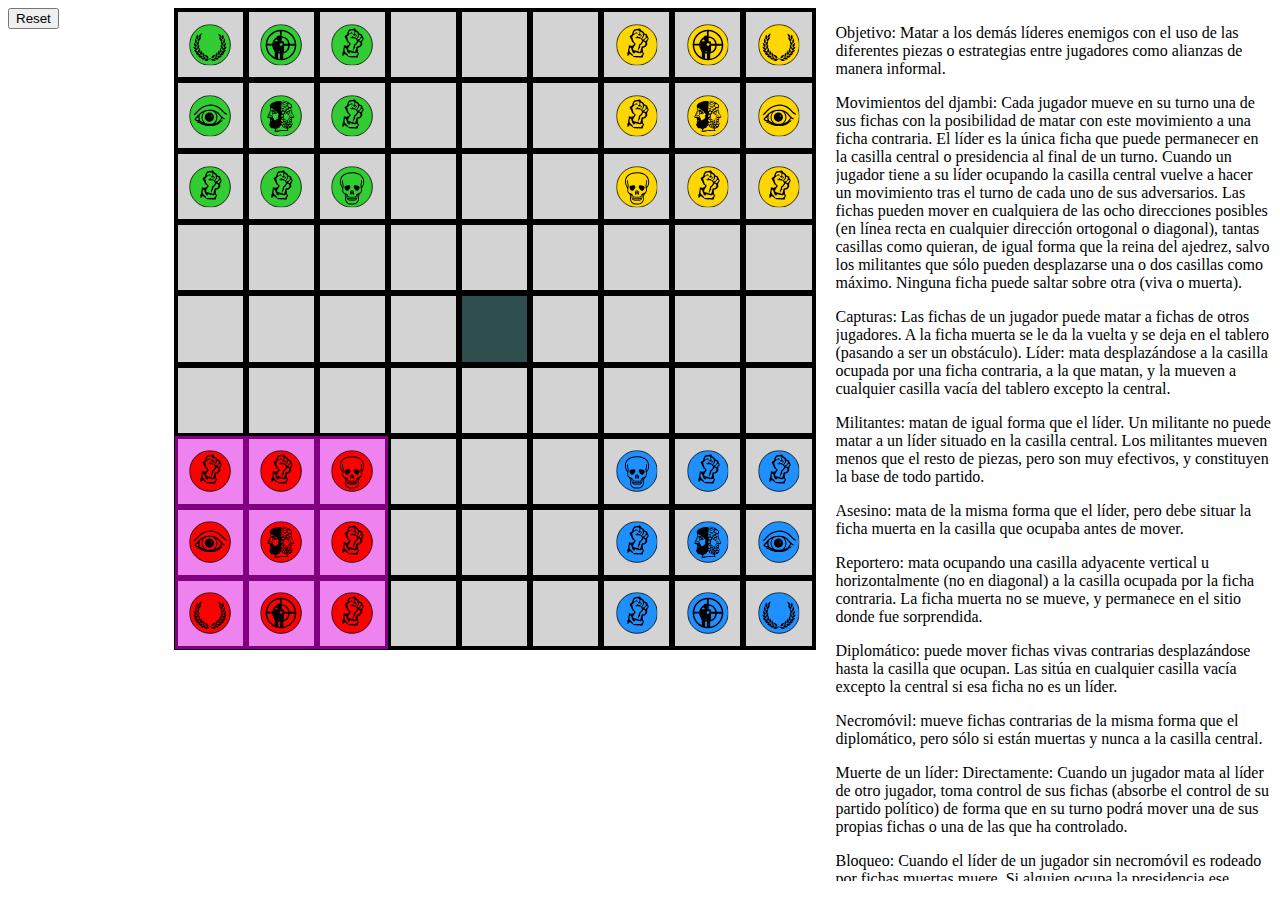
<file: PIA/index.html>
<!DOCTYPE html>
<html>
    <head>
        <meta charset="utf-8">
        <meta name="viewport" content="width=device-width, initial-scale=1.0, maximum-scale=1.0, user-scalable=0">
        <link href="stylesheet.css" rel="stylesheet">
        
        <title>Djambi</title>
    </head>
    <body>
        <div id="buttons">
            <button onclick="start();">Reset</button>
        </div>

        <div id="board"></div>

        <div id="rules">
            <p>Objetivo:
                Matar a los demás líderes enemigos con el uso de las diferentes piezas o estrategias entre jugadores como alianzas de manera informal.</p>
            <p>Movimientos del djambi:
                Cada jugador mueve en su turno una de sus fichas con la posibilidad de matar con este movimiento a una ficha contraria.
                El líder es la única ficha que puede permanecer en la casilla central o presidencia al final de un turno.
                Cuando un jugador tiene a su líder ocupando la casilla central vuelve a hacer un movimiento tras el turno de cada uno de sus adversarios.
                Las fichas pueden mover en cualquiera de las ocho direcciones posibles (en línea recta en cualquier dirección ortogonal o diagonal), tantas casillas como quieran, de igual forma que la reina del ajedrez, salvo los militantes que sólo pueden desplazarse una o dos casillas como máximo.
                Ninguna ficha puede saltar sobre otra (viva o muerta).</p>
            <p>Capturas:
                Las fichas de un jugador puede matar a fichas de otros jugadores. A la ficha muerta se le da la vuelta y se deja en el tablero (pasando a ser un obstáculo).
                Líder: mata desplazándose a la casilla ocupada por una ficha contraria, a la que matan, y la mueven a cualquier casilla vacía del tablero excepto la central.</p>
            <p>Militantes: matan de igual forma que el líder. Un militante no puede matar a un líder situado en la casilla central. Los militantes mueven menos que el resto de piezas, pero son muy efectivos, y constituyen la base de todo partido.</p>
            <p>Asesino: mata de la misma forma que el líder, pero debe situar la ficha muerta en la casilla que ocupaba antes de mover. </p>
            <p>Reportero: mata ocupando una casilla adyacente vertical u horizontalmente (no en diagonal) a la casilla ocupada por la ficha contraria. La ficha muerta no se mueve, y permanece en el sitio donde fue sorprendida. </p>
            <p>Diplomático: puede mover fichas vivas contrarias desplazándose hasta la casilla que ocupan. Las sitúa en cualquier casilla vacía excepto la central si esa ficha no es un líder. </p>
            <p>Necromóvil: mueve fichas contrarias de la misma forma que el diplomático, pero sólo si están muertas y nunca a la casilla central. </p>
            <p>Muerte de un líder:
                Directamente: Cuando un jugador mata al líder de otro jugador, toma control de sus fichas (absorbe el control de su partido político) de forma que en su turno podrá mover una de sus propias fichas o una de las que ha controlado.</p>
            <p>Bloqueo: Cuando el líder de un jugador sin necromóvil es rodeado por fichas muertas muere. Si alguien ocupa la presidencia ese jugador tomara el control de las fichas del líder bloqueado o si nadie la ocupa el próximo en ocuparla tomara el control de las fichas.</p>
        </div>
        
        <script src="djambi.js"></script>
    </body>
</html>
</file>
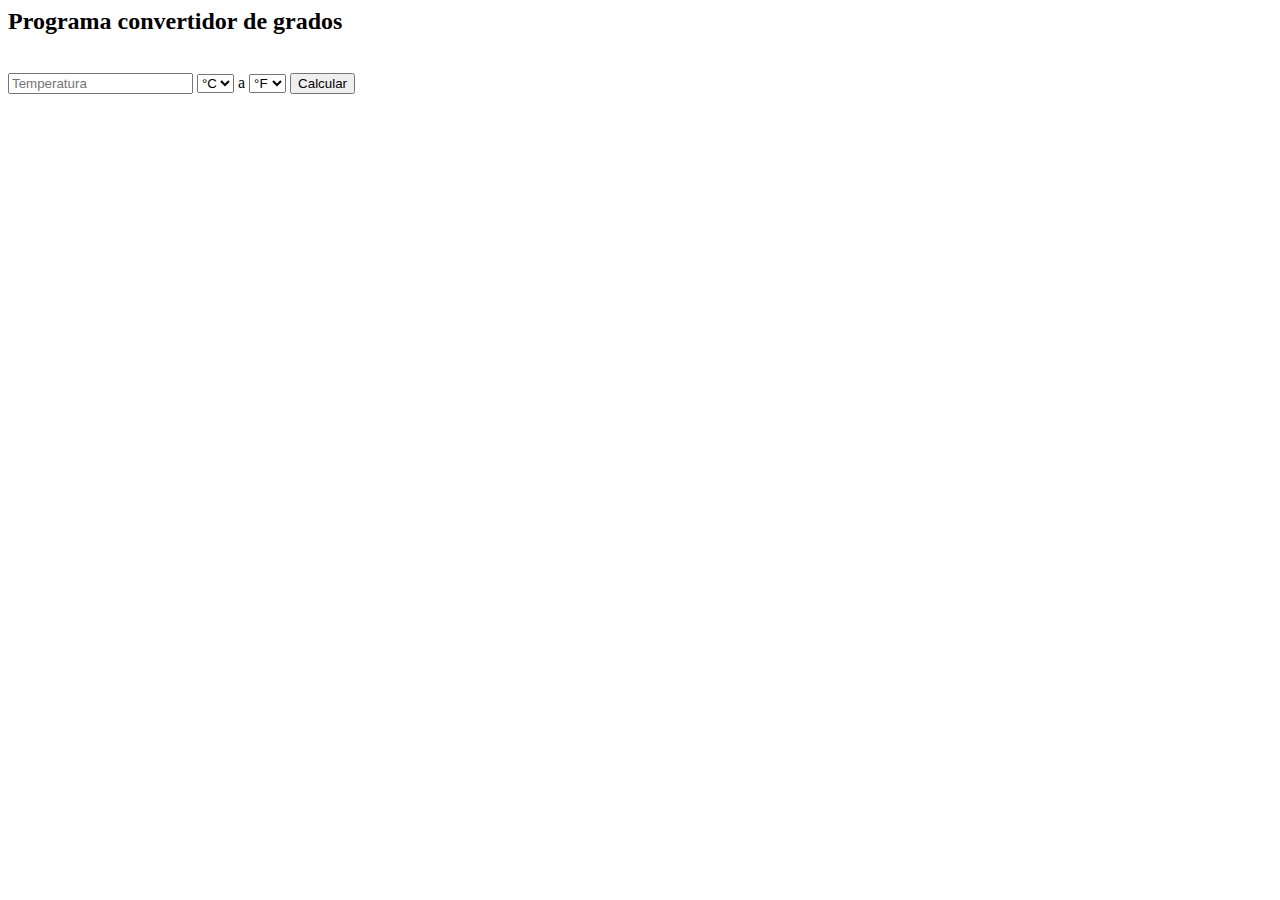
<file: Homework 3/Temperaturas.html>
<html>
<body>
<h2> Programa convertidor de grados </h2>
<br>

<form>
	<input id="temperature" type="text" placeholder="Temperatura">
	<select id="origin">
		<option value="1" selected>°C</option>
		<option value="2">°F</option>
		<option value="3">°K</option>
		<option value="4">°R</option>
	</select>
	
	<span> a </span>

	<select id="target">
		<option value="1" disabled>°C</option>
		<option value="2" selected>°F</option>
		<option value="3">°K</option>
		<option value="4">°R</option>
	</select>
	
	<button type="submit" onclick="event.preventDefault(); calculate();">Calcular</button>
</form>

<div id="result_box" style="display: none;">
	<strong>Resultado: </strong><span id="result"></span>
</div>

<div id="error" style="font-style: italic; display: none;"></div>

<script>
function calculate(){
		
	var t_field = document.getElementById('temperature');
	// Validate...
	
	var o_field = document.getElementById('origin');
	// Validate...
	
	var t_field = document.getElementById('target');
	// Validate...
	
	const CELSIUS = 1;
	const FARENHEIT = 2;
	const KELVIN = 3;
	const RANKINE = 4;
	// ...
	
	var temperature = t_field.value;
	var origin = o_field.value;
	var target = t_field.value;
	
	var result;
	
	if (origin == CELSIUS) {
		if (target == FARENHEIT) {
			// De celcius a FARENHEIT
			result =((temperature*9)/5)+32;
		}
		else if (target == KELVIN) {
			//De celcius a KELVIN
			result = temperature + 273.15
		}
		else{
		// de celcius a RANKINE
			result = ((temperature*9)/5)+491.67;
		}
		
	}
	else if (origin == FARENHEIT){
		if (target == CELSIUS){
			//DE FARENHEIT A CELSIUS
			result = ((5(temperature-32))/9; 
		}
		else if(target == KELVIN){
			//DE FARENHEIT A KELVIN
			result = (((5(temperature-32))/9)+273.15;
		}
		else {
			// DE FARENHEIT A RANKINE
			result = temperature + 459.67;
		}	
	}
	else if (origin == KELVIN){
		if (target == CELSIUS){
			//DE KELVIN A CELCIUS
			result = temperature - 273.15;
		}
		else if (target == FARENHEIT){
			// DE KELVIN A FARENHEIT
			result = ((9(temperature - 273.15 ))/5)+32;
		}		
		else { 
			//DE KELVIN A RANKINE
			result = ((9(temperature - 273.15 ))/5)+491.67;
		}
		
	}
	else{
		if(target==CELCIUS){
			//DE RANKINE A CELCIUS
			result = (5(temperature - 491.67))/9;
		}
		else if(target == FARENHEIT){
			//DE RANKINE A FARENHEIT
			result = temperature - 459.67;
		}
		else{
			//DE RANKINE A KELVIN
			result = ((5(temperature - 491.67))/9)+273.15;
		}
		
	}

	
	document.getElementById('result').value = result;
}
</script>
</body>
</html>
</file>
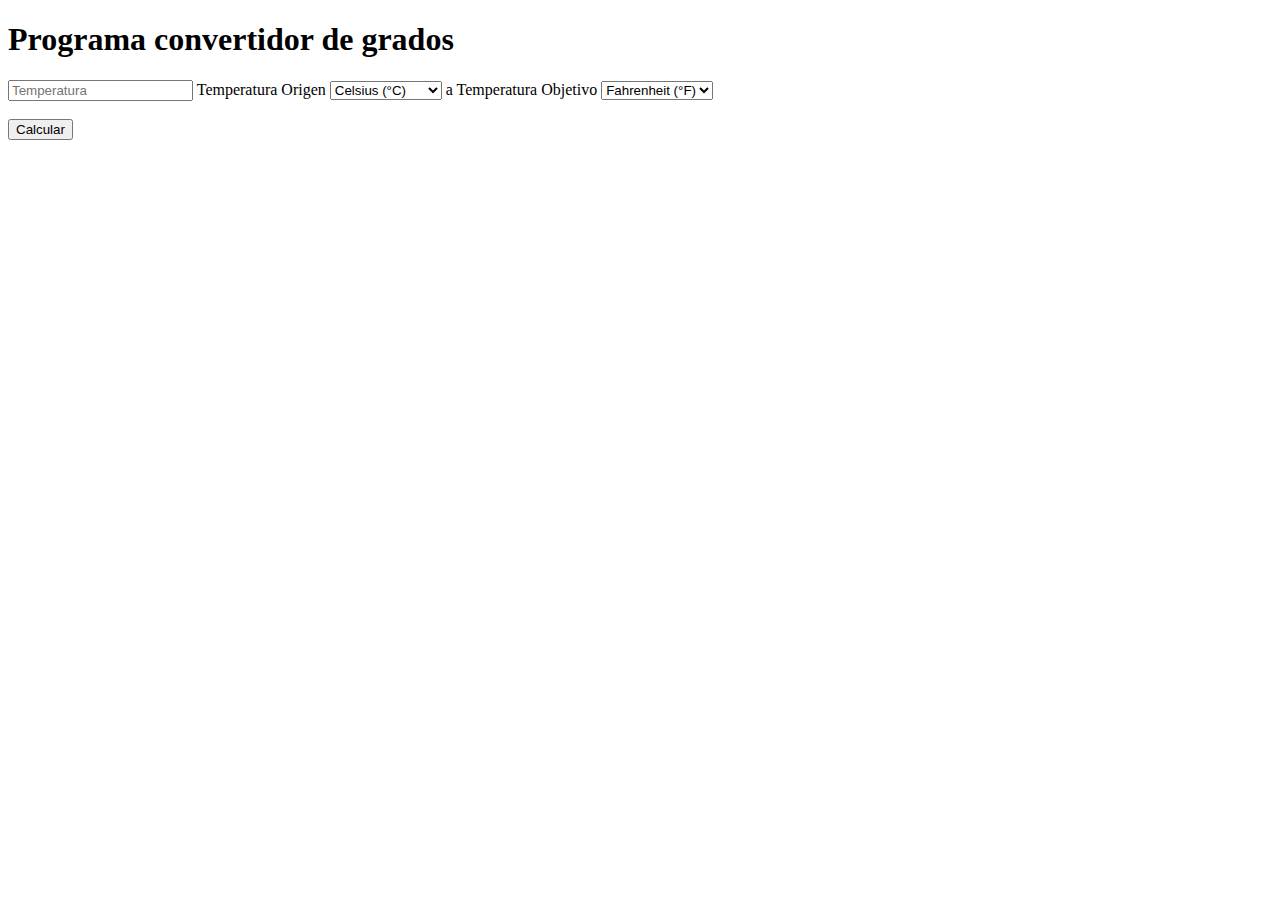
<file: Homework1/Temperaturas.html>
<!DOCTYPE html>
<html lang="en">
<head>
    <meta charset="UTF-8">
    <title>Tarea 3</title>
</head>
<body>
	<h1> Programa convertidor de grados</h1>

	<form>
		<input id="temperature" type="tel" placeholder="Temperatura">

        <label>
			Temperatura Origen
			<select id="origin">
				<option value="1" selected>Celsius (°C)</option>
				<option value="2">Fahrenheit (°F)</option>
				<option value="3">Kelvin (°K)</option>
				<option value="4">Rankine (°R)</option>
			</select>
		</label>

		<span> a </span>

		<label>
			Temperatura Objetivo
			<select id="target">
				<option value="1" >Celsius (°C)</option>
				<option value="2" selected>Fahrenheit (°F)</option>
				<option value="3">Kelvin (°K)</option>
				<option value="4">Rankine (°R)</option>
			</select>
		</label>

        <br>
        <br>

		<button type="submit" onclick="event.preventDefault(); calculate();">Calcular</button>
	</form>

	<div>
        <p id="result_box" style="display: none">
            <strong id="result_text"></strong>
            <span id="result"></span>
        </p>
        <p id="error" style="display: none; font-style: italic"></p>
    </div>

	<script>
	function invalidNumber(){
		document.getElementById('result_box').style.display = 'none';
		document.getElementById('error').textContent = 'Ingrese un numero valido';
		document.getElementById('error').style.display = 'block';
	}
	
	function calculate(){

        let temp_field = document.getElementById('temperature');
        // Validate...
		if (isNaN (temp_field.value)){
			invalidNumber ();
			return;
		}
		else
		{
		}

        let o_field = document.getElementById('origin');
        // Validate...

        let t_field = document.getElementById('target');
        // Validate...

		const CELSIUS = 1;
		const FAHRENHEIT = 2;
		const KELVIN = 3;
		const RANKINE = 4;

        let temperature = parseFloat(temp_field.value);
        let origin = parseInt(o_field.value);
        let target = parseInt(t_field.value);

        let result;

        switch (origin) {
            case CELSIUS:
                
				switch (target) {
                    case FAHRENHEIT:
                        result = (temperature * 1.8) + 32;
                        break;
                    case KELVIN:
                        result = temperature + 273.15;
                        break;
                    case RANKINE:
                        result = (temperature + 273.15) * 1.8;
                        break;
                    default:
                        // Target Error
                        console.log('Target Error');
                        return;
                }
                break;
            case FAHRENHEIT:
               
			   switch (target) {
                    case CELSIUS:
                        result = (temperature - 32) / 1.8;
                        break;
                    case KELVIN:
						result = ((temperature - 32) / 1.8) + 273.15;
                        break;
                    case RANKINE:
						result = temperature + 459.67;
                        break;
                    default:
                        // Target Error
                        return;
                }
                break;
            case KELVIN:
               
			   switch (target) {
                    case CELSIUS:
                        result = temperature - 273.15;
                        break;
                    case FAHRENHEIT:
						result = ((temperature - 273.15 ) * 1.8) + 32;
                        break;
                    case RANKINE:
						result = ((temperature - 273.15) * 1.8) + 491.67;
                        break;
                    default:
                        // Target Error
                        return;
                }
                break;
            case RANKINE:
               
			   switch (target) {
                    case CELSIUS:
						result = (temperature - 491.67) / 1.8;
                        break;
                    case FAHRENHEIT:
						result = temperature - 459.67;
                        break;
                    case KELVIN:
						result = ((temperature - 491.67) / 1.8) + 273.15;
                        break;
                    default:
                        // Target Error
                        return;
                }
                break;
            default:
                // Origin Error
                console.log('Origin error');
                return;
        }


		document.getElementById('result').textContent = result;
		//document.getElementById('result_text').textContent = temperature.toString() + ' °X to °Y';

        // Error shit
		document.getElementById('error').style.display = 'none';
		document.getElementById('result_box').style.display = 'block';
	}
	</script>
</body>
</html>
</file>
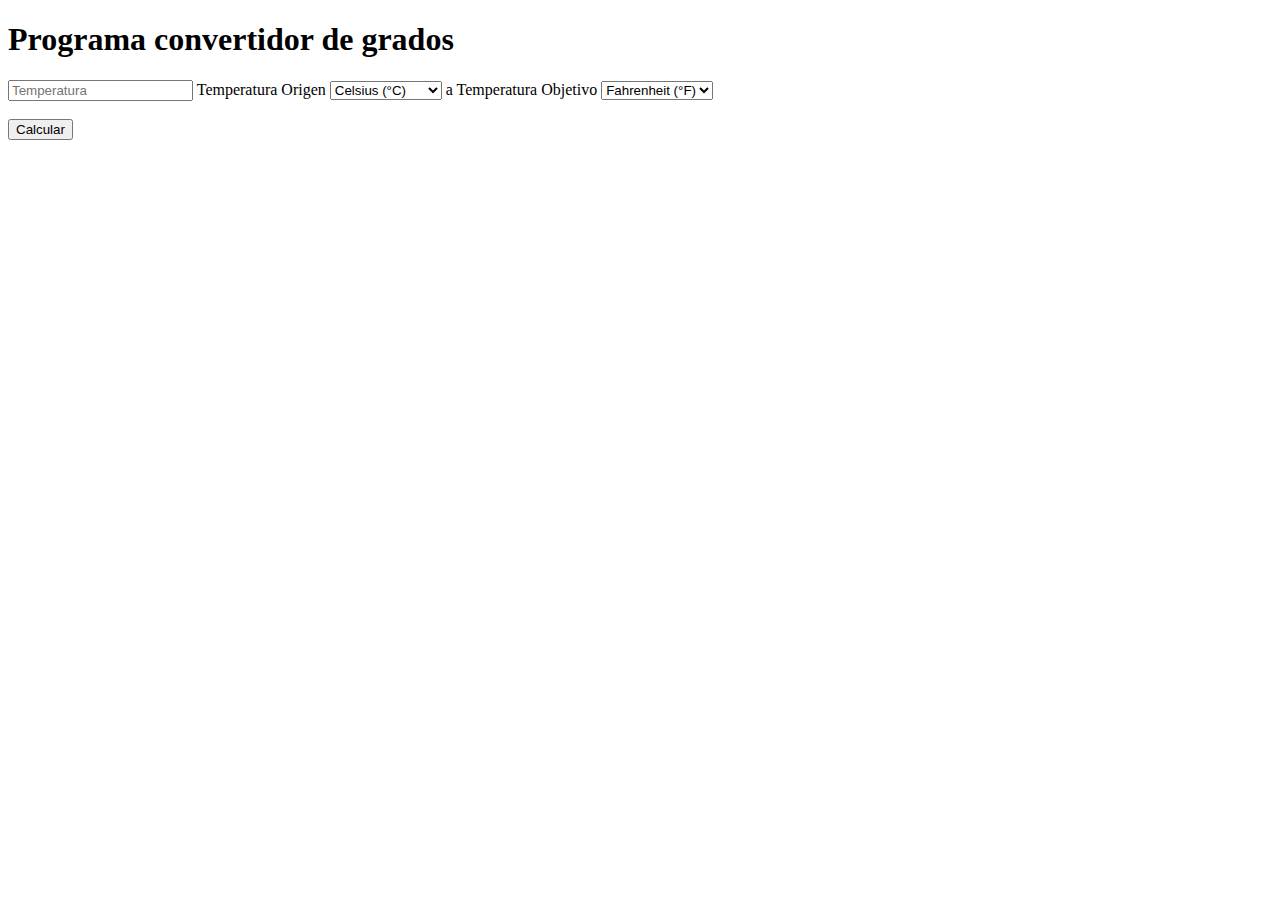
<file: Homework1/Temperature.html>
<!DOCTYPE html>
<html lang="en">
<head>
    <meta charset="UTF-8">
    <title>Tarea 3</title>
</head>
<body>
	<h1> Programa convertidor de grados</h1>

	<form>
		<input id="temperature" type="tel" placeholder="Temperatura">

        <label>
			Temperatura Origen
			<select id="origin">
				<option value="1" selected>Celsius (°C)</option>
				<option value="2">Fahrenheit (°F)</option>
				<option value="3">Kelvin (°K)</option>
				<option value="4">Rankine (°R)</option>
			</select>
		</label>

		<span> a </span>

		<label>
			Temperatura Objetivo
			<select id="target">
				<option value="1" >Celsius (°C)</option>
				<option value="2" selected>Fahrenheit (°F)</option>
				<option value="3">Kelvin (°K)</option>
				<option value="4">Rankine (°R)</option>
			</select>
		</label>

        <br>
        <br>

		<button type="submit" onclick="event.preventDefault(); calculate();">Calcular</button>
	</form>

	<div>
        <p id="result_box" style="display: none">
            <strong id="result_text"></strong>
            <span id="result"></span>
        </p>
        <p id="error" style="display: none; font-style: italic"></p>
    </div>

	<script>
	function invalidNumber(){
		document.getElementById('result_box').style.display = 'none';
		document.getElementById('error').textContent = 'Ingrese un numero valido';
		document.getElementById('error').style.display = 'block';
	}
	
	function calculate(){

        let temp_field = document.getElementById('temperature');
        // Validate...
		if (isNaN (temp_field.value)){
			invalidNumber ();
			return;
		}

        let o_field = document.getElementById('origin');
        // Validate...

        let t_field = document.getElementById('target');
        // Validate...

		const CELSIUS = 1;
		const FAHRENHEIT = 2;
		const KELVIN = 3;
		const RANKINE = 4;

        let temperature = parseFloat(temp_field.value);
        let origin = parseInt(o_field.value);
        let target = parseInt(t_field.value);

        let result;

        switch (origin) {
            case CELSIUS:
                
				switch (target) {
                    case FAHRENHEIT:
                        result = (temperature * 1.8) + 32;
                        break;
                    case KELVIN:
                        result = temperature + 273.15;
                        break;
                    case RANKINE:
                        result = (temperature + 273.15) * 1.8;
                        break;
                    default:
                        // Target Error
                        console.log('Target Error');
                        return;
                }
                break;
            case FAHRENHEIT:
               
			   switch (target) {
                    case CELSIUS:
                        result = (temperature - 32) / 1.8;
                        break;
                    case KELVIN:
						result = ((temperature - 32) / 1.8) + 273.15;
                        break;
                    case RANKINE:
						result = temperature + 459.67;
                        break;
                    default:
                        // Target Error
                        return;
                }
                break;
            case KELVIN:
               
			   switch (target) {
                    case CELSIUS:
                        result = temperature - 273.15;
                        break;
                    case FAHRENHEIT:
						result = ((temperature - 273.15 ) * 1.8) + 32;
                        break;
                    case RANKINE:
						result = ((temperature - 273.15) * 1.8) + 491.67;
                        break;
                    default:
                        // Target Error
                        return;
                }
                break;
            case RANKINE:
               
			   switch (target) {
                    case CELSIUS:
						result = (temperature - 491.67) / 1.8;
                        break;
                    case FAHRENHEIT:
						result = temperature - 459.67;
                        break;
                    case KELVIN:
						result = ((temperature - 491.67) / 1.8) + 273.15;
                        break;
                    default:
                        // Target Error
                        return;
                }
                break;
            default:
                // Origin Error
                console.log('Origin error');
                return;
        }


		document.getElementById('result').textContent = result;
		//document.getElementById('result_text').textContent = temperature.toString() + ' °X to °Y';

        // Error shit
		document.getElementById('error').style.display = 'none';
		document.getElementById('result_box').style.display = 'block';
	}
	</script>
</body>
</html>
</file>
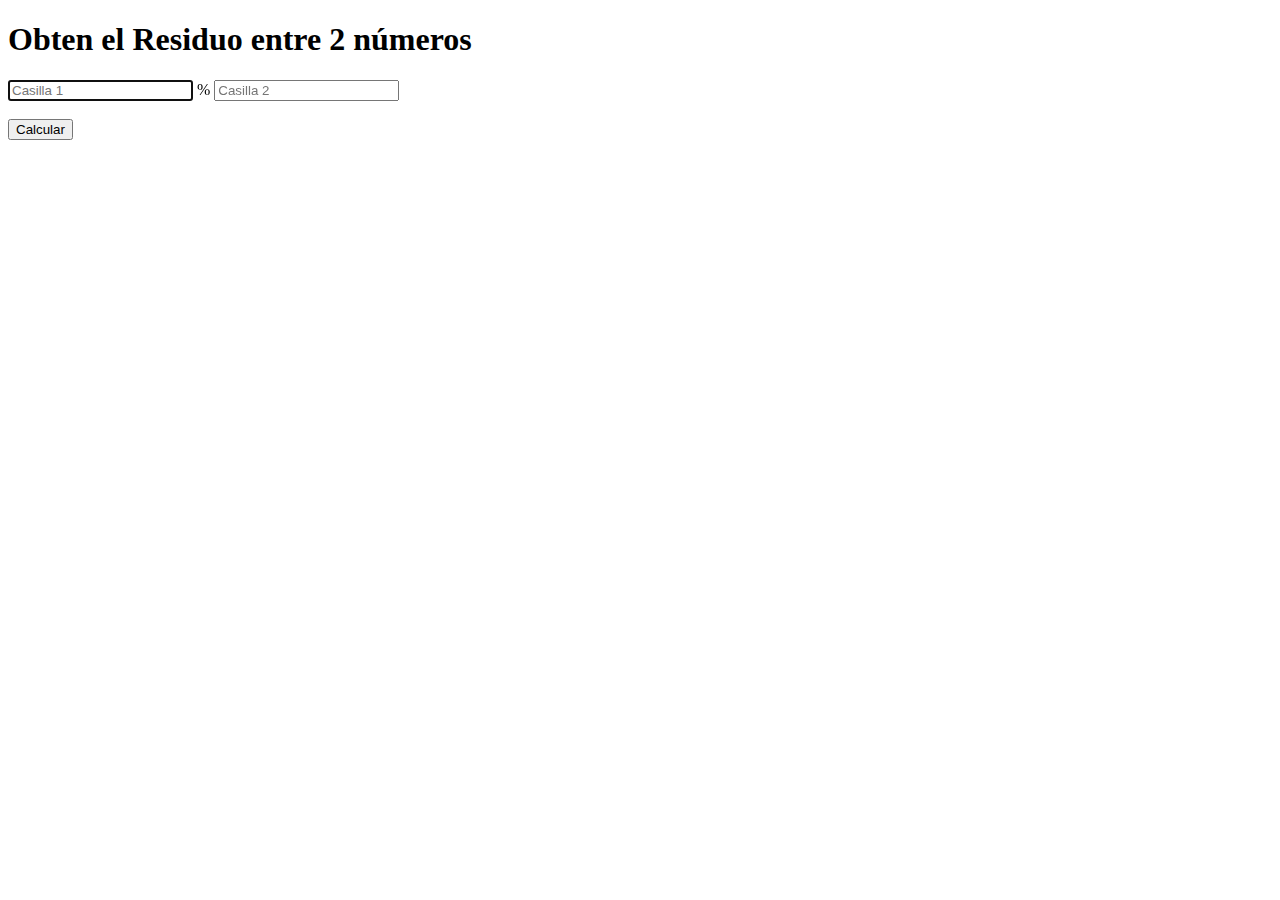
<file: Homework2/Residue.html>
<!DOCTYPE html>
<html lang="en">
<head>
    <meta charset="UTF-8">
    <title>Tarea 2</title>
</head>
<body>
    <h1>Obten el Residuo entre 2 números</h1>

    <form>
        <input id="number1" type="tel" placeholder="Casilla 1" autofocus />

        <span> &percnt; </span>

        <input id="number2" type="tel" placeholder="Casilla 2" />

        <br>
        <br>

        <button type="submit" onclick="event.preventDefault(); calculateResidue();">Calcular</button>
    </form>

    <div>
        <p id="result_box" style="display: none">
            <strong id="result_text"></strong>
            <span id="result"></span>
        </p>
        <p id="error" style="display: none; font-style: italic"></p>
    </div>

    <script>
        function onInvalidNumber(field_name, field) {
            document.getElementById('result_box').style.display = 'none';

            document.getElementById('error').textContent = '[Error] Valor invalido en la casilla #' + field_name.toString();
            document.getElementById('error').style.display = 'block';

            field.style.borderColor = 'red';

            field.focus();
        }

        function calculateResidue() {
            field1 = document.getElementById('number1');
            if (isNaN(field1.value)) {
                onInvalidNumber(1, field1);
                return;
            }

            field2 = document.getElementById('number2');
            if (isNaN(field2.value)) {
                onInvalidNumber(2, field2);
                return;
            }


            number1 = parseFloat(field1.value);
            number2 = parseFloat(field2.value);

            document.getElementById('result').textContent = (number1 % number2).toString();
            document.getElementById('result_text').textContent = 'Residuo entre ' + number1.toString() + ' y ' + number2.toString() + ': ';

            document.getElementById('error').style.display = 'none';
            field1.style.borderColor = '';
            field2.style.borderColor = '';

            document.getElementById('result_box').style.display = 'block';
        }
    </script>
</body>
</html>
</file>
<file: PIA/stylesheet.css>
.center {
  position: fixed;
  top: 50%;
  left: 50%;
  transform: translate(-50%, -50%);
}

body {
    display: grid;
    grid-gap: 20px;
    grid-template-columns: 1fr 3fr 3fr;
}

svg path {
    fill: black;
}

#rules {
    overflow-y: scroll;
    max-height: 97vh;
}

#board {
    margin: 0 auto;
    padding: 0;
    border: 1px solid black;
    background-color: lightgray;
    max-height: 97vh;

    /* Grid Properties */
    display: grid;
    grid-gap: 0;
    grid-template-columns: repeat(9, 1fr);
    grid-template-rows: repeat(9, 1fr);

    /* Extra small screen*/
    width: 90vw;
    height: 90vw;
}
@media screen and (min-width: 576px) {
    /* Small screen */
    #board {
        width: 70vw;
        height: 70vw;
    }
}
@media screen and (min-width: 768px) {
    /* Medium screen */
    #board {
        width: 60vw;
        height: 60vw;
    }
}
@media screen and (min-width: 992px) {
    /* Large screen */
    #board {
        width: 50vw;
        height: 50vw;
    }
}
@media screen and (min-width: 1200px) {
    /* Extra large screen */
    #board {
        width: 50vw;
        height: 50vw;
    }
}

#board div {
    margin: 0;
    padding: 0;
    overflow: hidden;
    /*border: 3px solid black;*/
    border-style: solid;
    border-width: 3px;
    border-color: black;
    text-align: center;
    font-weight: bold;
    position: relative;
}

#board div svg {
    position:absolute;
    top:50%;
    bottom:50%;
    transform:translate(-50%, -50%);
}

.centerSquare {
    background-color: darkslategray;
}
.centerSquare:hover {
    background: darkslategray !important;
}
.centerSquare:not(.corpse) svg circle {
    stroke: violet !important;
    stroke-width: 2;
}
.centerSquare svg circle {
    stroke: navajowhite;
    stroke-width: 2;
}

.red svg circle {
    fill: red;
}

.blue svg circle {
    fill: dodgerblue;
}

.yellow svg circle {
    fill: gold;
}

.green svg circle {
    fill: limegreen;
}

.gray svg circle {
    fill: gray;
}

.corpse {
    /* TODO */
    border-color: black !important;
}
.corpse:not(.centerSquare) {
    background-color: lightgray !important;
}
.corpse svg circle {
    fill: black !important;
}

.highlight,
.red-turn .red:not(.corpse),
.blue-turn .blue:not(.corpse),
.yellow-turn .yellow:not(.corpse),
.green-turn .green:not(.corpse) {
    border-color: purple !important;
    background-color: violet !important;
}
</file>
